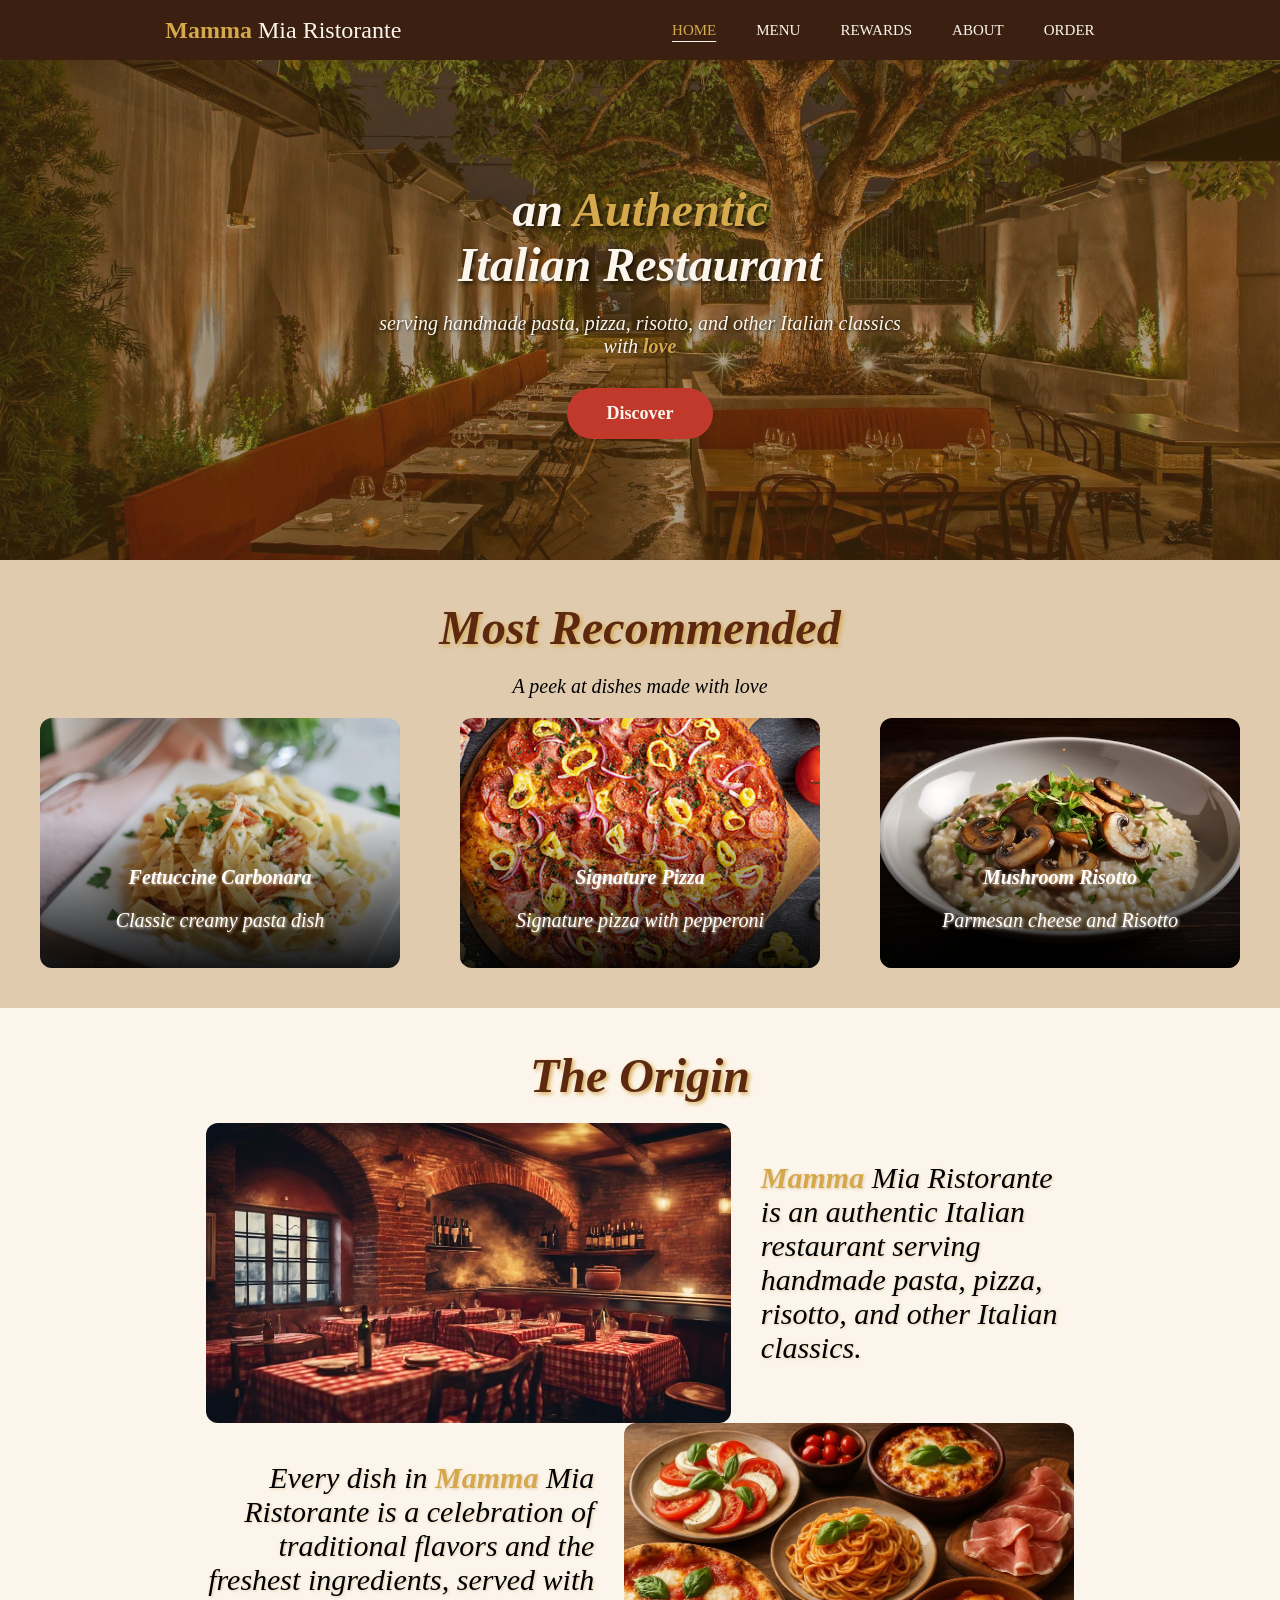
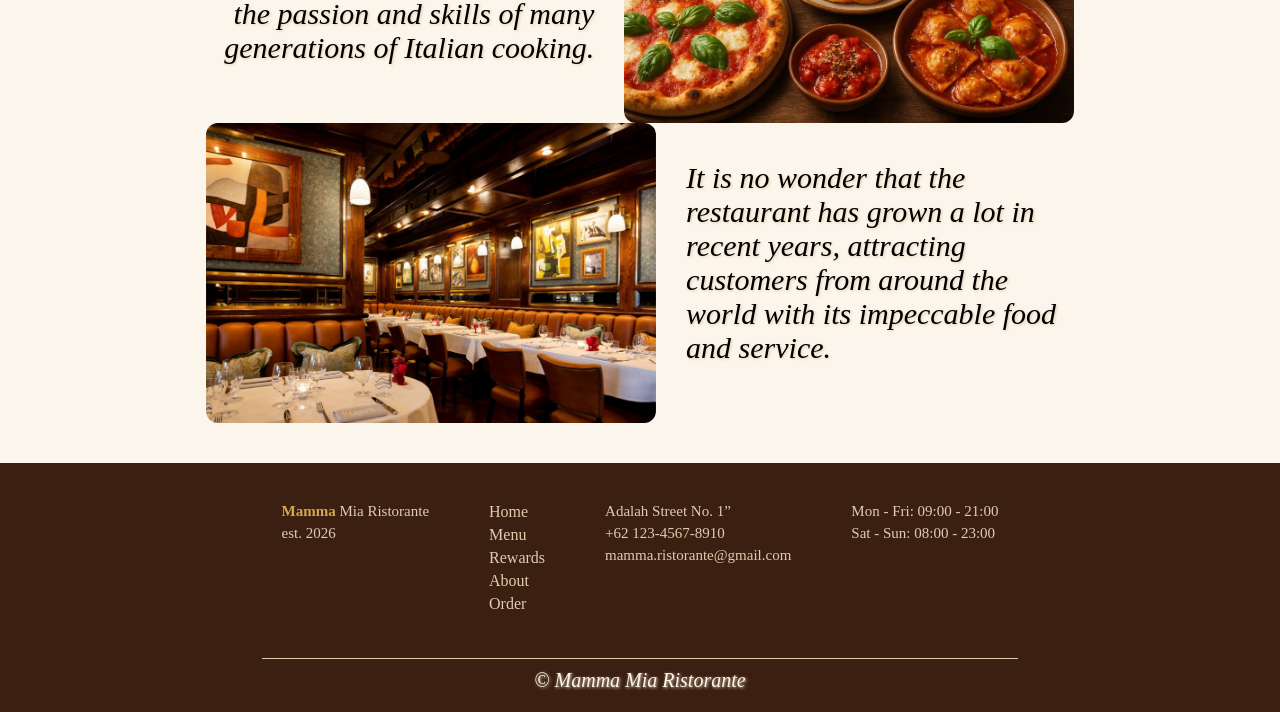
<file: index.html>
<!DOCTYPE html>
<html lang="en">

<head>
    <meta charset="UTF-8">
    <meta name="viewport" content="width=device-width, initial-scale=1.0">
    <title>Document</title>
    <link rel="stylesheet" href="assets/css/style.css">
</head>

<body>

    <!-- Header -->
    <div class="kepala">
        <div class="nama">
            <p><span id="mamma">Mamma </span><span>Mia </span><span>Ristorante</span></p>
        </div>
        <div class="nav-bar">
            <a href="index.html" class="sekarang" id="Home">HOME</a>
            <a href="menu.html" id="Menu">MENU</a>
            <a href="rewards.html" id="Rewards">REWARDS</a>
            <a href="about.html" id="About">ABOUT</a>
            <a href="order.html" id="Order">ORDER</a>
        </div>
    </div>
    <!-- Isi -->
    <div class="home-cont">
        <div class="headline">
            <div class="headline-content">
                <h1>an <span id="mamma">Authentic</span><br>Italian Restaurant</h1>
                <p>serving handmade pasta, pizza, risotto, and other Italian classics <br>with <span
                        id="mamma">love</span></p>
                <a href="menu.html" class="headline-btn">Discover</a>
            </div>
        </div>
        <!-- Menu best seller -->
        <div class="gallery">
            <h1>Most Recommended</h1>
            <p>A peek at dishes made with love</p>
            <div class="menu-box">
                <div class="menu" id="pasta">
                    <p class="mename">Fettuccine Carbonara</p>
                    <p class="mentype">Classic creamy pasta dish</p>
                </div>
                <div class="menu" id="pizza">
                    <p class="mename">Signature Pizza</p>
                    <p class="mentype">Signature pizza with pepperoni</p>
                </div>
                <div class="menu" id="risotto">
                    <p class="mename">Mushroom Risotto</p>
                    <p class="mentype">Parmesan cheese and Risotto</p>
                </div>
            </div>
        </div>
        <!-- Origin story -->
        <div class="story">
            <h1>The Origin</h1>
            <div class="cerita">
                <div class="cerita-kiri">
                    <img src="assets/img/cerita-1.jpg" alt="">
                    <p><span id="mamma">Mamma</span> Mia Ristorante is an authentic Italian restaurant serving handmade
                        pasta, pizza, risotto, and other Italian classics.</p>
                </div>
                <div class="cerita-kanan">
                    <p>Every dish in <span id="mamma">Mamma</span> Mia Ristorante is a celebration of traditional
                        flavors and the freshest ingredients, served with the passion and skills of many generations of
                        Italian cooking.</p>
                    <img src="assets/img/cerita-2.jpg" alt="">
                </div>
                <div class="cerita-kiri">
                    <img src="assets/img/cerita-3.jpg" alt="">
                    <p>It is no wonder that the restaurant has grown a lot in recent years, attracting customers from
                        around the world with its impeccable food and service.</p>
                </div>
            </div>
        </div>
    </div>
    <!-- Footer-->
    <div class="kaki">
        <div class="informasi">
            <div class="trademark">
                <p><span id="mamma">Mamma</span> Mia Ristorante</p>
                <p>est. 2026</p>
            </div>
            <div class="links">
                <a href="index.html">Home</a>
                <a href="menu.html">Menu</a>
                <a href="rewards.html">Rewards</a>
                <a href="about.html">About</a>
                <a href="order.html">Order</a>
            </div>
            <div class="kontak">
                <p>Adalah Street No. 1”</p>
                <p>+62 123-4567-8910</p>
                <p>mamma.ristorante@gmail.com</p>
            </div>
            <div class="jam">
                <p>Mon - Fri: 09:00 - 21:00</p>
                <p>Sat - Sun: 08:00 - 23:00</p>
            </div>
        </div>
        <p class="tdmk">&copy Mamma Mia Ristorante</p>
    </div>
</body>

</html>
</file>
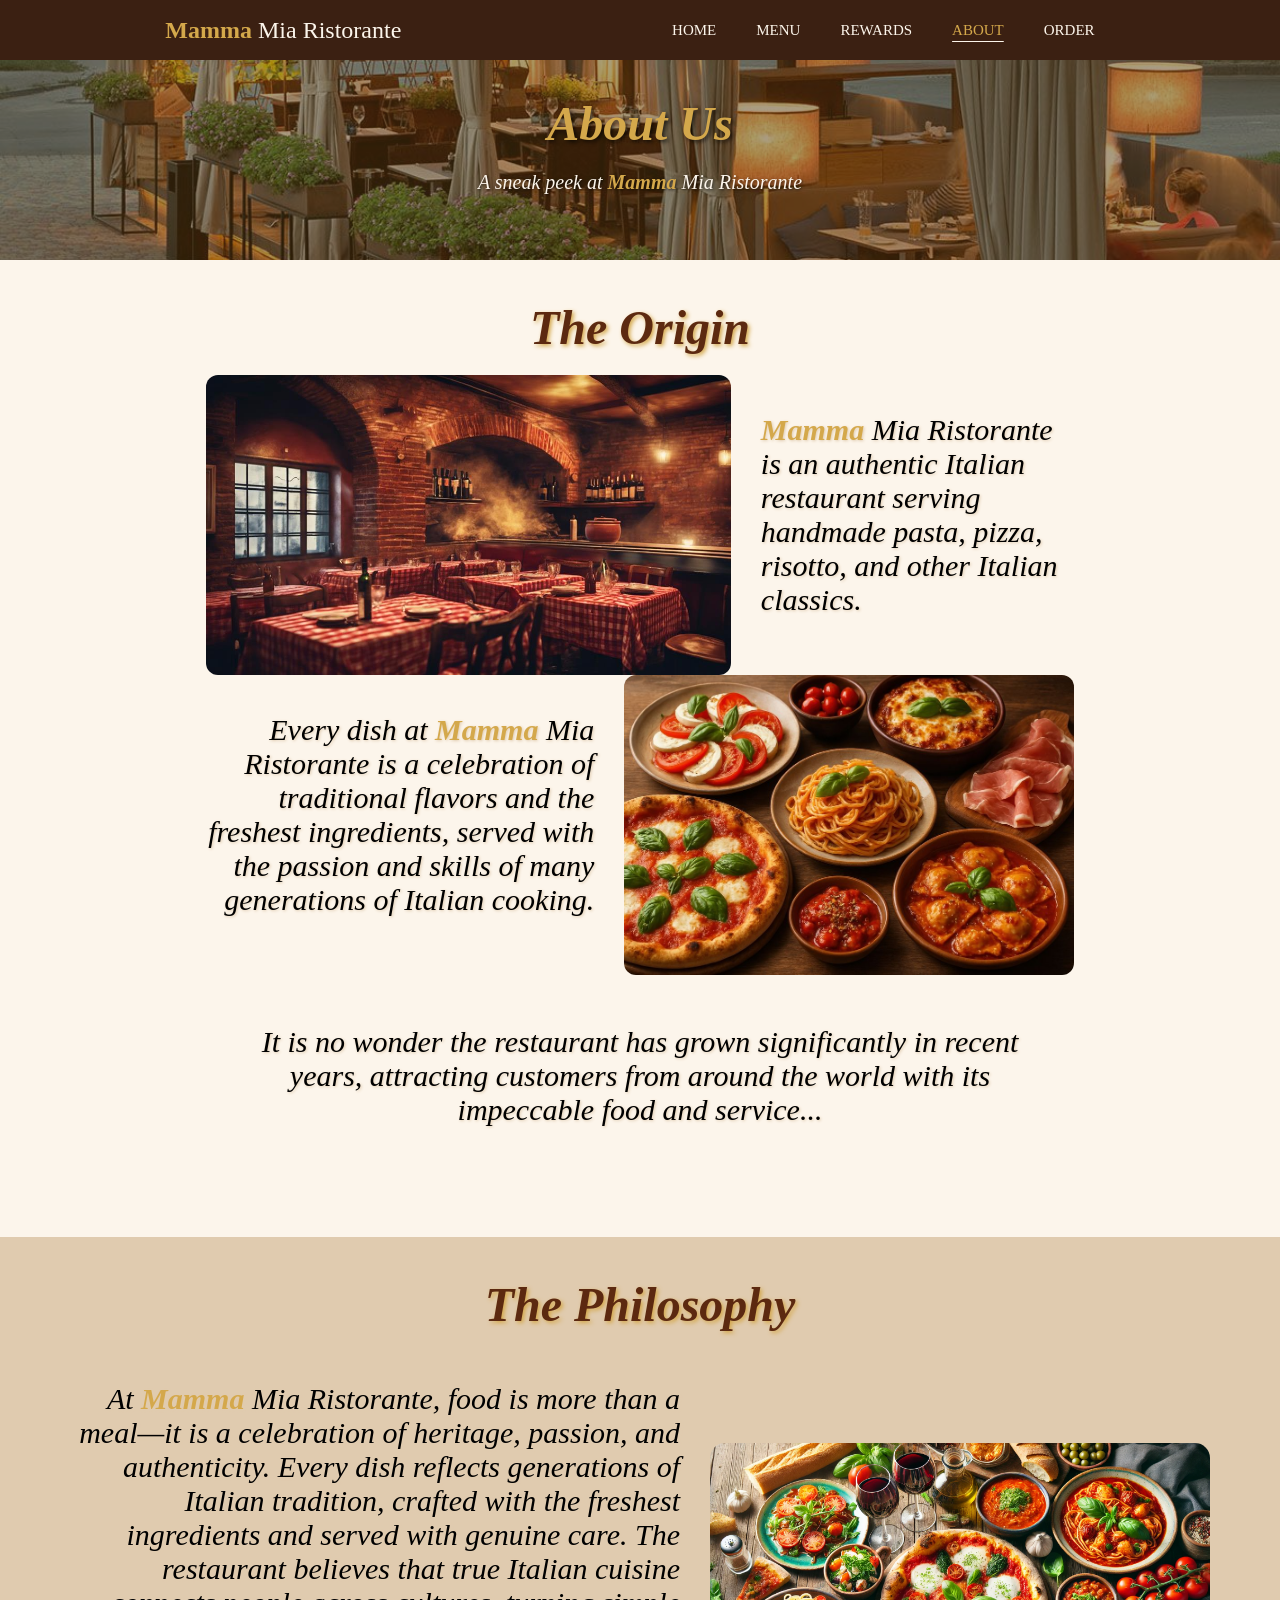
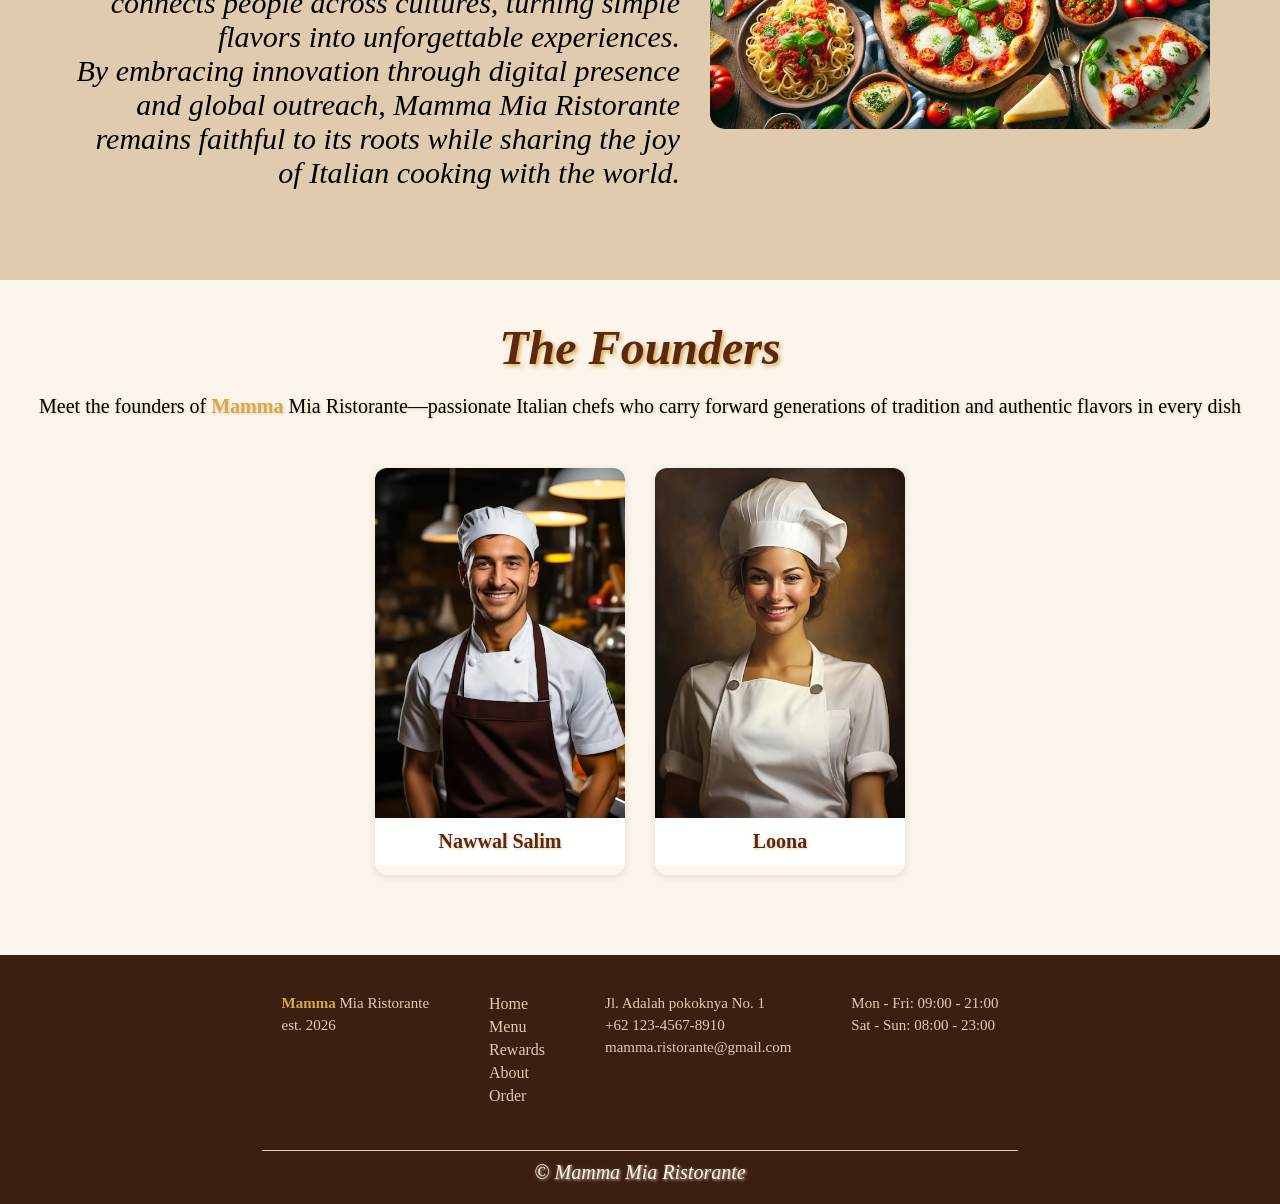
<file: about.html>
<!DOCTYPE html>
<html lang="en">

<head>
    <meta charset="UTF-8">
    <meta name="viewport" content="width=device-width, initial-scale=1.0">
    <title>Document</title>
    <link rel="stylesheet" href="assets/css/style.css">
</head>

<body>

    <!-- Header -->
    <div class="kepala">
        <div class="nama">
            <p><span id="mamma">Mamma </span><span>Mia </span><span>Ristorante</span></p>
        </div>
        <div class="nav-bar">
            <a href="index.html" id="Home">HOME</a>
            <a href="menu.html" id="Menu">MENU</a>
            <a href="rewards.html" id="Rewards">REWARDS</a>
            <a href="about.html" class="sekarang" id="About">ABOUT</a>
            <a href="order.html" id="Order">ORDER</a>
        </div>
    </div>
    <!-- Isi -->
    <div class="home-cont">
        <div class="headline" id="headline-about">
            <div class="headline-content">
                <h1><span id="mamma">About</span> <span id="mamma">Us</span></h1>
                <p>A sneak peek at <span id="mamma">Mamma</span> Mia Ristorante</p>
            </div>
        </div>
        <div class="story">
            <h1>The Origin</h1>
            <div class="cerita">
                <div class="cerita-kiri">
                    <img src="assets/img/cerita-1.jpg" alt="">
                    <p><span id="mamma">Mamma</span> Mia Ristorante is an authentic Italian restaurant serving handmade
                        pasta, pizza, risotto, and other Italian classics.</p>
                </div>
                <div class="cerita-kanan">
                    <p>Every dish at <span id="mamma">Mamma</span> Mia Ristorante is a celebration of traditional
                        flavors and the freshest ingredients, served with the passion and skills of many generations of
                        Italian cooking.</p>
                    <img src="assets/img/cerita-2.jpg" alt="">
                </div>
                <div class="cerita-kiri">
                    <p class="tengah">It is no wonder the restaurant has grown significantly in recent years, attracting
                        customers from around the world with its impeccable food and service...</p>
                </div>
            </div>
        </div>
        <div class="filosofis">
            <h1>The Philosophy</h1>
            <div class="box-philos">
                <p>At <span id="mamma">Mamma</span> Mia Ristorante, food is more than a meal—it is a celebration of
                    heritage, passion, and authenticity. Every dish reflects generations of Italian tradition, crafted
                    with the freshest ingredients and served with genuine care. The restaurant believes that true
                    Italian cuisine connects people across cultures, turning simple flavors into unforgettable
                    experiences.<br>By embracing innovation through digital presence and global outreach, Mamma Mia
                    Ristorante remains faithful to its roots while sharing the joy of Italian cooking with the world.
                </p>
                <img src="assets/img/makanan.webp" alt="">
            </div>
        </div>
        <div class="founder">
            <h1>The Founders</h1>
            <p>Meet the founders of <span id="mamma">Mamma</span> Mia Ristorante—passionate Italian chefs who carry
                forward generations of tradition and authentic flavors in every dish</p>
            <div class="list-founder">
                <div class="isi-founder">
                    <div class="founder-card">
                        <img src="assets/img/nawwal.jpg" alt="">
                        <p class="founder-name">Nawwal Salim</p>
                    </div>
                    <div class="list-founder">
                        <div class="founder-card">
                            <img src="assets/img/luna.jpg" alt="">
                            <p class="founder-name">Loona</p>
                        </div>
                    </div>
                </div>
            </div>
        </div>
    </div>
    <!-- Footer-->
    <div class="kaki">
        <div class="informasi">
            <div class="trademark">
                <p><span id="mamma">Mamma</span> Mia Ristorante</p>
                <p>est. 2026</p>
            </div>
            <div class="links">
                <a href="index.html">Home</a>
                <a href="menu.html">Menu</a>
                <a href="rewards.html">Rewards</a>
                <a href="about.html">About</a>
                <a href="order.html">Order</a>
            </div>
            <div class="kontak">
                <p>Jl. Adalah pokoknya No. 1</p>
                <p>+62 123-4567-8910</p>
                <p>mamma.ristorante@gmail.com</p>
            </div>
            <div class="jam">
                <p>Mon - Fri: 09:00 - 21:00</p>
                <p>Sat - Sun: 08:00 - 23:00</p>
            </div>
        </div>
        <p class="tdmk">&copy; Mamma Mia Ristorante</p>
    </div>
</body>

</html>
</file>
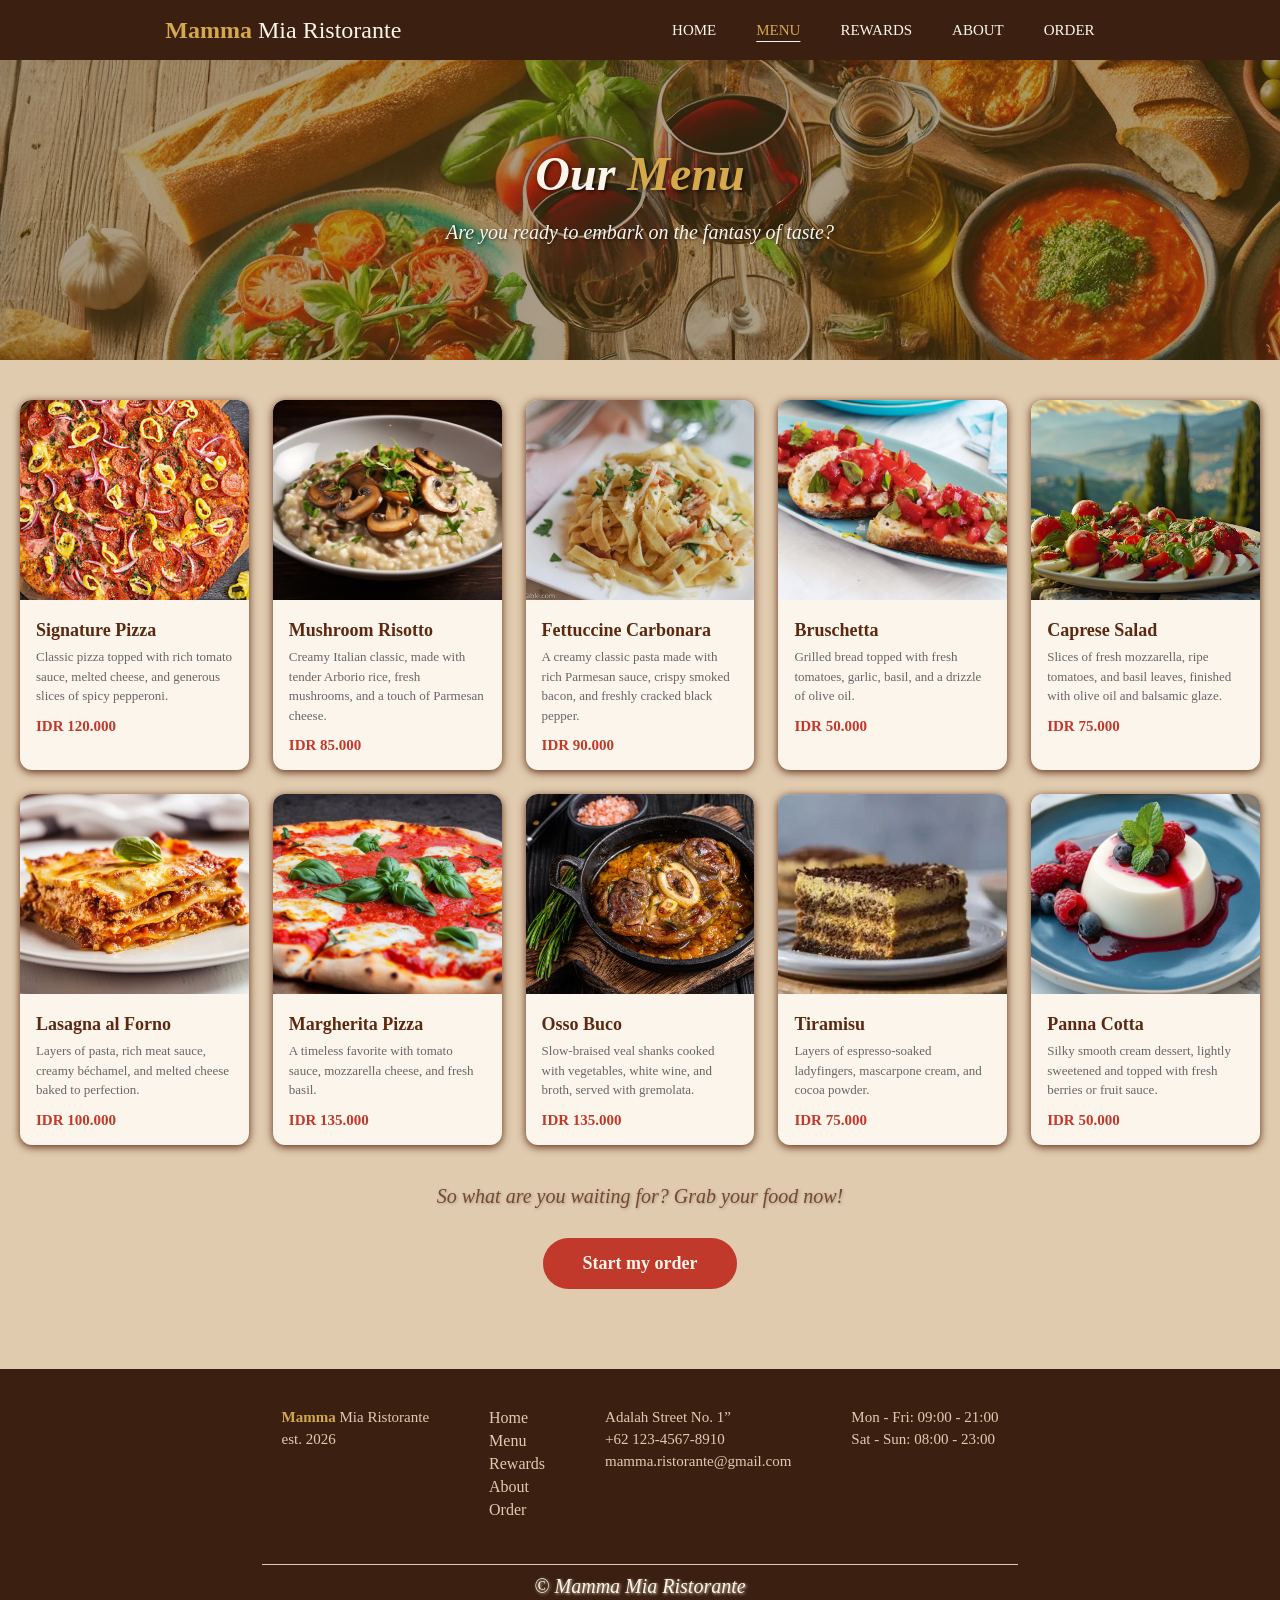
<file: menu.html>
<!DOCTYPE html>
<html lang="en">

<head>
    <meta charset="UTF-8">
    <meta name="viewport" content="width=device-width, initial-scale=1.0">
    <title>Document</title>
    <link rel="stylesheet" href="assets/css/style.css">
</head>

<body>

    <!-- Header -->
    <div class="kepala">
        <div class="nama">
            <p><span id="mamma">Mamma </span><span>Mia </span><span>Ristorante</span></p>
        </div>
        <div class="nav-bar">
            <a href="index.html" id="Home">HOME</a>
            <a href="menu.html" class="sekarang" id="Menu">MENU</a>
            <a href="rewards.html" id="Rewards">REWARDS</a>
            <a href="about.html" id="About">ABOUT</a>
            <a href="order.html" id="Order">ORDER</a>
        </div>
    </div>
    <!-- Isi -->
    <div class="home-cont">
        <div class="headline" id="menu-headline">
            <div class="headline-content">
                <h1>Our <span id="mamma">Menu</span></h1>
                <p>Are you ready to embark on the fantasy of taste?</p>
            </div>
        </div>
        <div class="list-menu">
            <div class="box-list">
                <div class="menu-card">
                    <img src="assets/img/signature.jpg" alt="Signature Pizza">
                    <div class="deskripsi-menu">
                        <p class="namenu">Signature Pizza</p>
                        <p class="desmenu">Classic pizza topped with rich tomato sauce, melted cheese, and generous
                            slices of spicy pepperoni.</p>
                        <p class="pricemenu">IDR 120.000</p>
                    </div>
                </div>
                <div class="menu-card">
                    <img src="assets/img/mushroom.jpg" alt="Mushroom Risotto">
                    <div class="deskripsi-menu">
                        <p class="namenu">Mushroom Risotto</p>
                        <p class="desmenu">Creamy Italian classic, made with tender Arborio rice, fresh mushrooms, and a
                            touch of Parmesan cheese.</p>
                        <p class="pricemenu">IDR 85.000</p>
                    </div>
                </div>
                <div class="menu-card">
                    <img src="assets/img/pasta.webp" alt="Fettuccine Carbonara">
                    <div class="deskripsi-menu">
                        <p class="namenu">Fettuccine Carbonara</p>
                        <p class="desmenu">A creamy classic pasta made with rich Parmesan sauce, crispy smoked bacon,
                            and freshly cracked black pepper.</p>
                        <p class="pricemenu">IDR 90.000</p>
                    </div>
                </div>
                <div class="menu-card">
                    <img src="assets/img/bruschetta.jpeg" alt="Bruschetta">
                    <div class="deskripsi-menu">
                        <p class="namenu">Bruschetta</p>
                        <p class="desmenu">Grilled bread topped with fresh tomatoes, garlic, basil, and a drizzle of
                            olive oil.</p>
                        <p class="pricemenu">IDR 50.000</p>
                    </div>
                </div>
                <div class="menu-card">
                    <img src="assets/img/salad.jpg" alt="Caprese Salad">
                    <div class="deskripsi-menu">
                        <p class="namenu">Caprese Salad</p>
                        <p class="desmenu">Slices of fresh mozzarella, ripe tomatoes, and basil leaves, finished with
                            olive oil and balsamic glaze.</p>
                        <p class="pricemenu">IDR 75.000</p>
                    </div>
                </div>
                <div class="menu-card">
                    <img src="assets/img/lasagna.jpg" alt="Lasagna al Forno">
                    <div class="deskripsi-menu">
                        <p class="namenu">Lasagna al Forno</p>
                        <p class="desmenu">Layers of pasta, rich meat sauce, creamy béchamel, and melted cheese baked to
                            perfection.</p>
                        <p class="pricemenu">IDR 100.000</p>
                    </div>
                </div>
                <div class="menu-card">
                    <img src="assets/img/pizza.jpg" alt="Margherita Pizza">
                    <div class="deskripsi-menu">
                        <p class="namenu">Margherita Pizza</p>
                        <p class="desmenu">A timeless favorite with tomato sauce, mozzarella cheese, and fresh basil.
                        </p>
                        <p class="pricemenu">IDR 135.000</p>
                    </div>
                </div>
                <div class="menu-card">
                    <img src="assets/img/buco.webp" alt="Osso Buco">
                    <div class="deskripsi-menu">
                        <p class="namenu">Osso Buco</p>
                        <p class="desmenu">Slow-braised veal shanks cooked with vegetables, white wine, and broth,
                            served with gremolata.</p>
                        <p class="pricemenu">IDR 135.000</p>
                    </div>
                </div>
                <div class="menu-card">
                    <img src="assets/img/tiramisu.webp" alt="Tiramisu">
                    <div class="deskripsi-menu">
                        <p class="namenu">Tiramisu</p>
                        <p class="desmenu">Layers of espresso-soaked ladyfingers, mascarpone cream, and cocoa powder.
                        </p>
                        <p class="pricemenu">IDR 75.000</p>
                    </div>
                </div>
                <div class="menu-card">
                    <img src="assets/img/cotta.jpg" alt="Panna Cotta">
                    <div class="deskripsi-menu">
                        <p class="namenu">Panna Cotta</p>
                        <p class="desmenu">Silky smooth cream dessert, lightly sweetened and topped with fresh berries
                            or fruit sauce.</p>
                        <p class="pricemenu">IDR 50.000</p>
                    </div>
                </div>
            </div>
            <div class="geser">
                <p>So what are you waiting for? Grab your food now!</p>
                <a href="order.html">Start my order</a>
            </div>
        </div>
    </div>
    <!-- Footer-->
    <div class="kaki">
        <div class="informasi">
            <div class="trademark">
                <p><span id="mamma">Mamma</span> Mia Ristorante</p>
                <p>est. 2026</p>
            </div>
            <div class="links">
                <a href="index.html">Home</a>
                <a href="menu.html">Menu</a>
                <a href="rewards.html">Rewards</a>
                <a href="about.html">About</a>
                <a href="order.html">Order</a>
            </div>
            <div class="kontak">
                <p>Adalah Street No. 1”</p>
                <p>+62 123-4567-8910</p>
                <p>mamma.ristorante@gmail.com</p>
            </div>
            <div class="jam">
                <p>Mon - Fri: 09:00 - 21:00</p>
                <p>Sat - Sun: 08:00 - 23:00</p>
            </div>
        </div>
        <p class="tdmk">&copy; Mamma Mia Ristorante</p>
    </div>
</body>

</html>
</file>
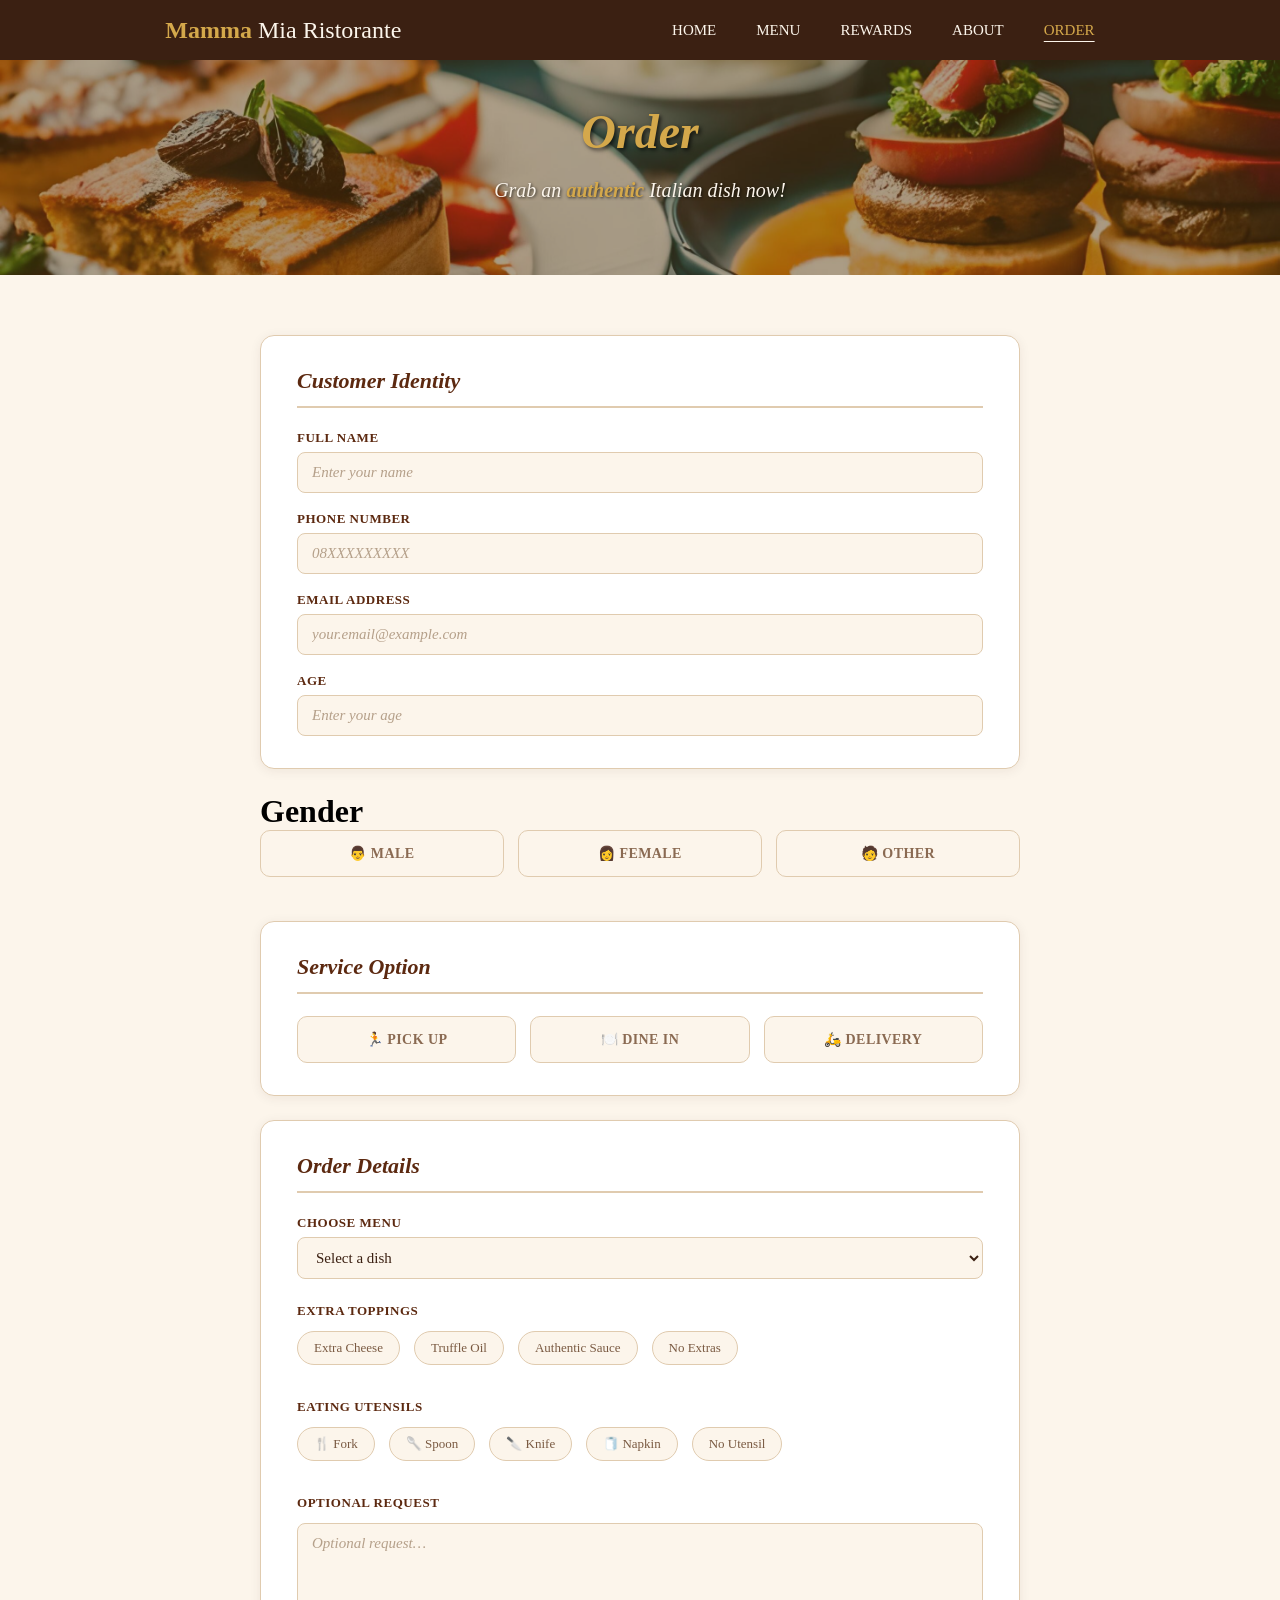
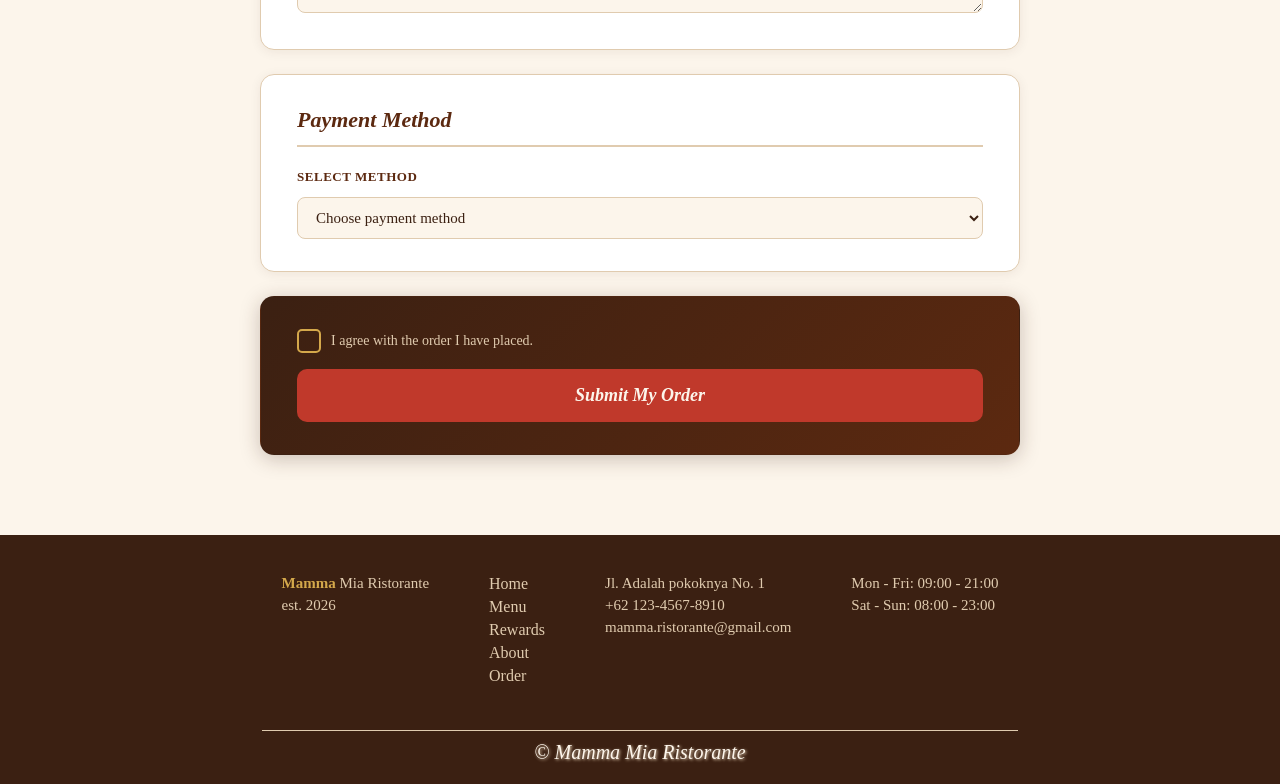
<file: order.html>
<!DOCTYPE html>
<html lang="en">

<head>
    <meta charset="UTF-8">
    <meta name="viewport" content="width=device-width, initial-scale=1.0">
    <title>Document</title>
    <link rel="stylesheet" href="assets/css/style.css">
</head>

<body>

    <div class="kepala">
        <div class="nama">
            <p><span id="mamma">Mamma </span><span>Mia </span><span>Ristorante</span></p>
        </div>
        <div class="nav-bar">
            <a href="index.html" id="Home">HOME</a>
            <a href="menu.html" id="Menu">MENU</a>
            <a href="rewards.html" id="Rewards">REWARDS</a>
            <a href="about.html" id="About">ABOUT</a>
            <a href="order.html" class="sekarang" id="Order">ORDER</a>
        </div>
    </div>

    <div class="home-cont">
        <div class="headline" id="headline-order">
            <div class="headline-content">
                <h1><span id="mamma">Order</span></h1>
                <p>Grab an <span id="mamma">authentic</span> Italian dish now!</p>
            </div>
        </div>

        <div class="formulir-order">
            <div class="orderan">
                <form action="" id="formulir" novalidate>

                    <div class="identitas">
                        <h1>Customer Identity</h1>
                        <div class="identitas-form">
                            <div>
                                <label for="nama">Full Name</label>
                                <input type="text" name="nama" id="nama" placeholder="Enter your name" />
                                <span class="err-msg" id="err-nama">Name must be at least 3 letters (alphabets
                                    only).</span>
                            </div>
                            <div>
                                <label for="telepon">Phone Number</label>
                                <input type="tel" name="telepon" id="telepon" placeholder="08XXXXXXXXX" />
                                <span class="err-msg" id="err-telepon">Enter a valid phone number (10–13 digits,
                                    starting with 0).</span>
                            </div>
                            <div>
                                <label for="email">Email Address</label>
                                <input type="email" name="email" id="email" placeholder="your.email@example.com" />
                                <span class="err-msg" id="err-email">Please enter a valid email address.</span>
                            </div>
                            <div>
                                <label for="umur">Age</label>
                                <input type="number" name="umur" id="umur" placeholder="Enter your age" min="1"
                                    max="120" />
                                <span class="err-msg" id="err-umur">Age must be at least 18 years old.</span>
                            </div>
                        </div>
                    </div>

                    <div class="gender">
                        <h1>Gender</h1>
                        <div class="gender-form">
                            <div class="pilihan-service">
                                <input type="radio" name="gender" id="gender-m" value="male" />
                                <label for="gender-m">👨 Male</label>
                            </div>
                            <div class="pilihan-service">
                                <input type="radio" name="gender" id="gender-f" value="female" />
                                <label for="gender-f">👩 Female</label>
                            </div>
                            <div class="pilihan-service">
                                <input type="radio" name="gender" id="gender-o" value="other" />
                                <label for="gender-o">🧑 Other</label>
                            </div>
                        </div>
                        <span class="err-msg" id="err-gender">Please select your gender.</span>
                    </div>

                    <div class="opsi">
                        <h1>Service Option</h1>
                        <div class="opsi-form">
                            <div class="pilihan-service">
                                <input type="radio" name="service-type" id="type-1" value="pick-up" />
                                <label for="type-1">🏃 Pick Up</label>
                            </div>
                            <div class="pilihan-service">
                                <input type="radio" name="service-type" id="type-2" value="dine-in" />
                                <label for="type-2">🍽️ Dine In</label>
                            </div>
                            <div class="pilihan-service">
                                <input type="radio" name="service-type" id="type-3" value="delivery" />
                                <label for="type-3">🛵 Delivery</label>
                            </div>
                        </div>
                        <span class="err-msg" id="err-service">Please select a service option.</span>
                    </div>

                    <div class="order-detail">
                        <h1>Order Details</h1>
                        <div class="order-form">
                            <label for="dish">Choose Menu</label>
                            <select name="dish" id="dish">
                                <option value="">Select a dish</option>
                                <optgroup label="Appetizer">
                                    <option value="bruschetta">Bruschetta – IDR 50.000</option>
                                    <option value="salad">Caprese Salad – IDR 75.000</option>
                                    <option value="lasagna">Lasagna al Forno – IDR 95.000</option>
                                </optgroup>
                                <optgroup label="Main Dish">
                                    <option value="risotto">Mushroom Risotto – IDR 85.000</option>
                                    <option value="pizza">Signature Pizza – IDR 120.000</option>
                                    <option value="carbonara">Fettuccine Carbonara – IDR 90.000</option>
                                    <option value="margherita">Margherita Pizza – IDR 135.000</option>
                                    <option value="buco">Osso Buco – IDR 135.000</option>
                                </optgroup>
                                <optgroup label="Dessert">
                                    <option value="tiramisu">Tiramisu – IDR 75.000</option>
                                    <option value="cotta">Panna Cotta – IDR 50.000</option>
                                </optgroup>
                            </select>
                            <span class="err-msg" id="err-dish">Please select a menu item.</span>
                        </div>
                        <div class="topping-form">
                            <p>Extra Toppings</p>
                            <div class="pilihan"><input type="checkbox" name="c1" id="c1" value="cheese" /><label
                                    for="c1">Extra Cheese</label></div>
                            <div class="pilihan"><input type="checkbox" name="c2" id="c2" value="truffle" /><label
                                    for="c2">Truffle Oil</label></div>
                            <div class="pilihan"><input type="checkbox" name="c3" id="c3" value="saus" /><label
                                    for="c3">Authentic Sauce</label></div>
                            <div class="pilihan"><input type="checkbox" name="c4" id="c4" value="wo" /><label
                                    for="c4">No Extras</label></div>
                            <span class="err-msg" id="err-topping">Please select at least one topping option.</span>
                        </div>
                        <div class="utensil-form">
                            <p>Eating Utensils</p>
                            <div class="pilihan"><input type="checkbox" name="u1" id="u1" value="fork" /><label
                                    for="u1">🍴 Fork</label></div>
                            <div class="pilihan"><input type="checkbox" name="u2" id="u2" value="spoon" /><label
                                    for="u2">🥄 Spoon</label></div>
                            <div class="pilihan"><input type="checkbox" name="u3" id="u3" value="knife" /><label
                                    for="u3">🔪 Knife</label></div>
                            <div class="pilihan"><input type="checkbox" name="u4" id="u4" value="napkin" /><label
                                    for="u4">🧻 Napkin</label></div>
                            <div class="pilihan"><input type="checkbox" name="u5" id="u5" value="wo" /><label
                                    for="u5">No Utensil</label></div>
                            <span class="err-msg" id="err-utensil">Please select at least one utensil option.</span>
                        </div>
                        <div class="request">
                            <p>Optional Request</p>
                            <textarea name="req" id="req" placeholder="Optional request…" maxlength="200"></textarea>
                            <span class="err-msg" id="err-req">Notes cannot exceed 200 characters.</span>
                        </div>
                    </div>

                    <div class="pembayaran">
                        <h1>Payment Method</h1>
                        <div class="opsi-pembayaran">
                            <label for="metode-pembayaran">Select Method</label>
                            <select name="metode-pembayaran" id="metode-pembayaran">
                                <option value="">Choose payment method</option>
                                <optgroup label="E-Wallet">
                                    <option value="gopay">GoPay</option>
                                    <option value="sopi">Shopee Pay</option>
                                    <option value="dana">Dana</option>
                                    <option value="ovo">OVO</option>
                                </optgroup>
                                <optgroup label="QRIS">
                                    <option value="qris">QRIS</option>
                                </optgroup>
                                <optgroup label="Virtual Account">
                                    <option value="bca">Bank BCA</option>
                                    <option value="mandiri">Bank Mandiri</option>
                                    <option value="bni">Bank BNI</option>
                                </optgroup>
                            </select>
                            <span class="err-msg" id="err-payment">Please select a payment method.</span>
                        </div>
                    </div>

                    <div class="pemastian">
                        <div class="agreement">
                            <div class="pilihan">
                                <input type="checkbox" name="setuju" id="setuju" value="setuju" />
                                <label for="setuju">I agree with the order I have placed.</label>
                            </div>
                            <span class="err-msg" id="err-setuju">You must agree before submitting.</span>
                            <button type="submit">Submit My Order</button>
                        </div>
                    </div>

                </form>
            </div>
        </div>

        <div id="toast">✓ Order placed successfully!</div>
    </div>

    <div class="kaki">
        <div class="informasi">
            <div class="trademark">
                <p><span id="mamma">Mamma</span> Mia Ristorante</p>
                <p>est. 2026</p>
            </div>
            <div class="links">
                <a href="index.html">Home</a>
                <a href="menu.html">Menu</a>
                <a href="rewards.html">Rewards</a>
                <a href="about.html">About</a>
                <a href="order.html">Order</a>
            </div>
            <div class="kontak">
                <p>Jl. Adalah pokoknya No. 1</p>
                <p>+62 123-4567-8910</p>
                <p>mamma.ristorante@gmail.com</p>
            </div>
            <div class="jam">
                <p>Mon - Fri: 09:00 - 21:00</p>
                <p>Sat - Sun: 08:00 - 23:00</p>
            </div>
        </div>
        <p class="tdmk">&copy; Mamma Mia Ristorante</p>
    </div>
    <script src="assets/js/script.js"></script>
</body>

</html>
</file>
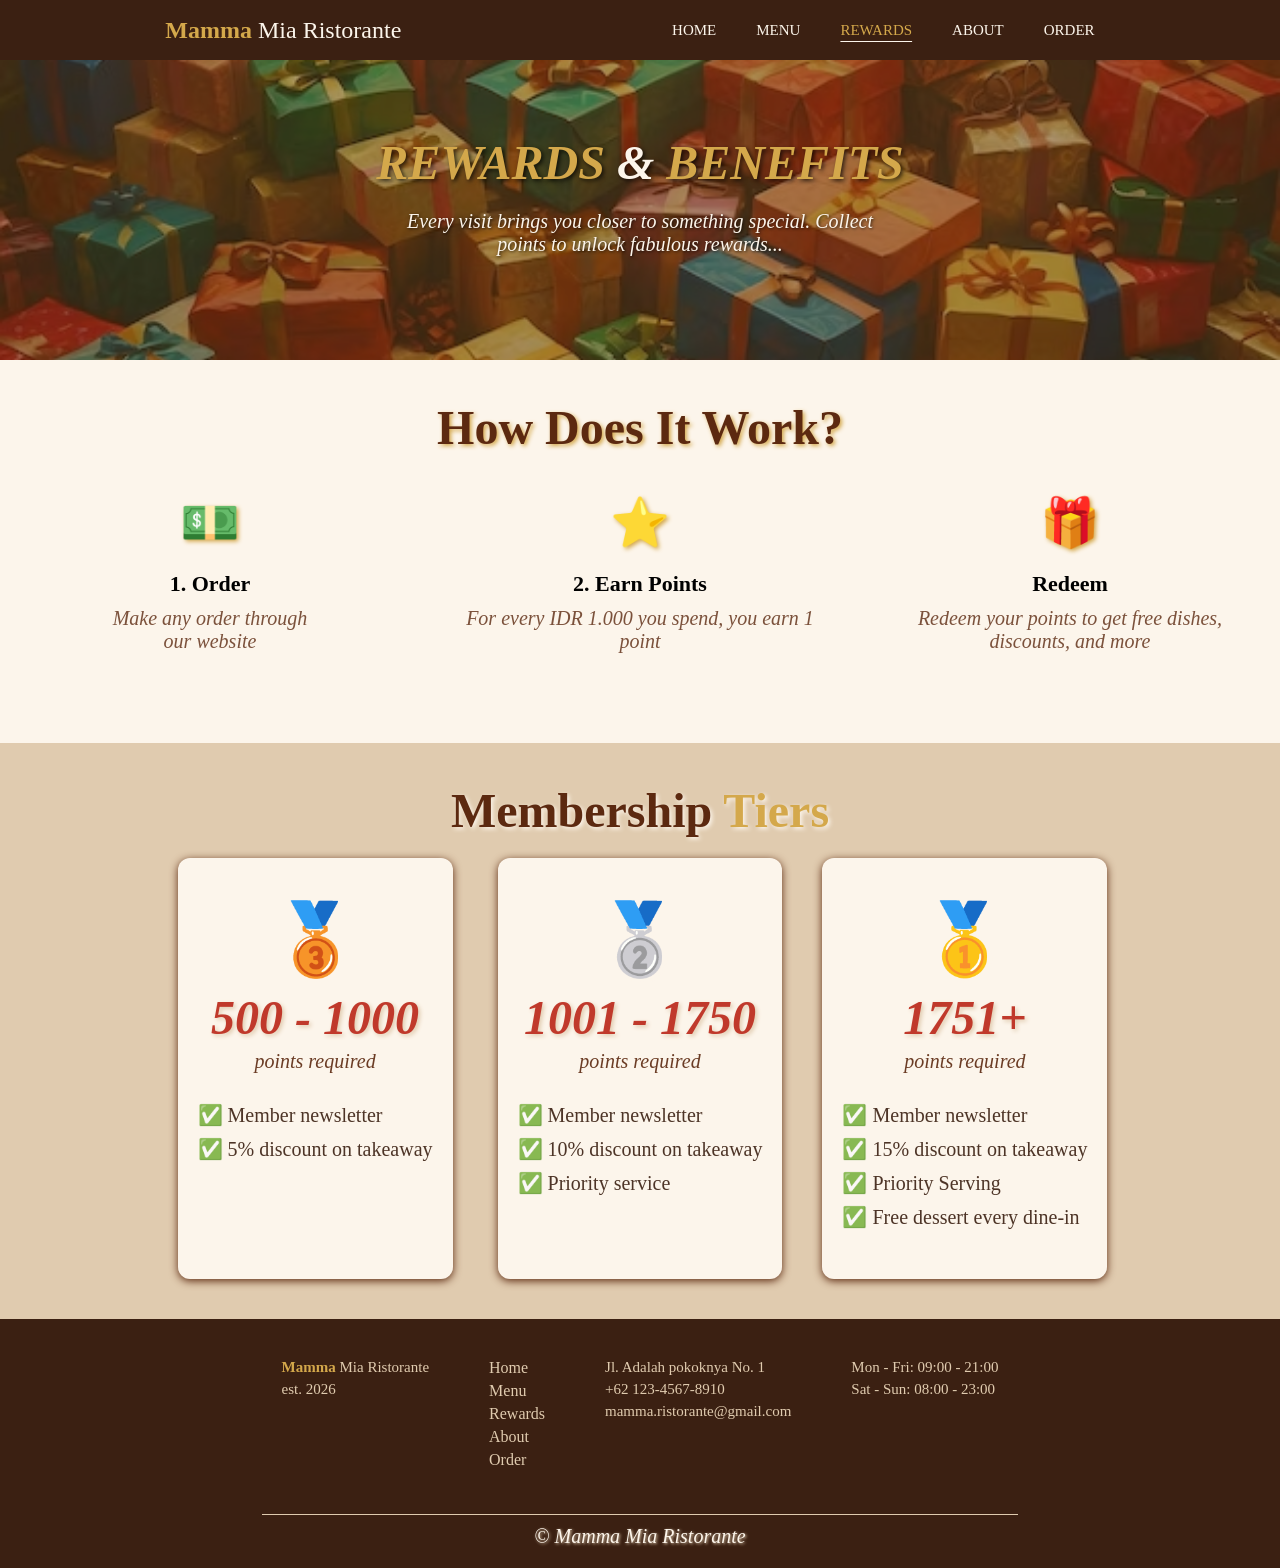
<file: rewards.html>
<!DOCTYPE html>
<html lang="en">

<head>
    <meta charset="UTF-8">
    <meta name="viewport" content="width=device-width, initial-scale=1.0">
    <title>Document</title>
    <link rel="stylesheet" href="assets/css/style.css">
</head>

<body>
    <!-- Header -->
    <div class="kepala">
        <div class="nama">
            <p><span id="mamma">Mamma </span><span>Mia </span><span>Ristorante</span></p>
        </div>
        <div class="nav-bar">
            <a href="index.html" id="Home">HOME</a>
            <a href="menu.html" id="Menu">MENU</a>
            <a href="rewards.html" class="sekarang" id="Rewards">REWARDS</a>
            <a href="about.html" id="About">ABOUT</a>
            <a href="order.html" id="Order">ORDER</a>
        </div>
    </div>
    <!-- Isi -->
    <div class="home-cont">
        <div class="headline" id="headline-rewards">
            <div class="headline-content">
                <h1><span id="mamma">REWARDS</span> & <span id="mamma">BENEFITS</span></h1>
                <p>Every visit brings you closer to something special. Collect<br>points to unlock fabulous rewards...
                </p>
            </div>
        </div>
        <div class="cara">
            <h1>How Does It Work?</h1>
            <div class="caranya">
                <div class="steps">
                    <h1>💵</h1>
                    <p class="stepnya">1. Order</p>
                    <p class="deskripsinya">Make any order through<br>our website</p>
                </div>
                <div class="steps">
                    <h1>⭐</h1>
                    <p class="stepnya">2. Earn Points</p>
                    <p class="deskripsinya">For every IDR 1.000 you spend, you earn 1 point</p>
                </div>
                <div class="steps">
                    <h1>🎁</h1>
                    <p class="stepnya">Redeem</p>
                    <p class="deskripsinya">Redeem your points to get free dishes, discounts, and more</p>
                </div>
            </div>
        </div>
        <div class="membership">
            <h1>Membership <span id="mamma">Tiers</span></h1>
            <div class="member-list">
                <div class="menu-card">
                    <h1>🥉</h1>
                    <h1 class="rentang">500 - 1000</h1>
                    <p id="kebutuhan">points required</p>
                    <p>✅ Member newsletter</p>
                    <p>✅ 5% discount on takeaway</p>
                </div>
                <div class="menu-card">
                    <h1>🥈</h1>
                    <h1 class="rentang">1001 - 1750</h1>
                    <p id="kebutuhan">points required</p>
                    <p>✅ Member newsletter</p>
                    <p>✅ 10% discount on takeaway</p>
                    <p>✅ Priority service</p>
                </div>
                <div class="menu-card">
                    <h1>🥇</h1>
                    <h1 class="rentang">1751+</h1>
                    <p id="kebutuhan">points required</p>
                    <p>✅ Member newsletter</p>
                    <p>✅ 15% discount on takeaway</p>
                    <p>✅ Priority Serving</p>
                    <p>✅ Free dessert every dine-in</p>
                </div>
            </div>
        </div>
    </div>
    <!-- Footer-->
    <div class="kaki">
        <div class="informasi">
            <div class="trademark">
                <p><span id="mamma">Mamma</span> Mia Ristorante</p>
                <p>est. 2026</p>
            </div>
            <div class="links">
                <a href="index.html">Home</a>
                <a href="menu.html">Menu</a>
                <a href="rewards.html">Rewards</a>
                <a href="about.html">About</a>
                <a href="order.html">Order</a>
            </div>
            <div class="kontak">
                <p>Jl. Adalah pokoknya No. 1</p>
                <p>+62 123-4567-8910</p>
                <p>mamma.ristorante@gmail.com</p>
            </div>
            <div class="jam">
                <p>Mon - Fri: 09:00 - 21:00</p>
                <p>Sat - Sun: 08:00 - 23:00</p>
            </div>
        </div>
        <p class="tdmk">&copy; Mamma Mia Ristorante</p>
    </div>
</body>

</html>
</file>
<file: assets/css/style.css>
:root {
  --satu: #3b2012;
  --dua: #5c2910;
  --tiga: #d4a84b;
  --empat: #c0392b;
  --lima: #fcf5eb;
  --enam: #e0cbaf;
}

* {
  padding: 0px;
  margin: 0px;
  box-sizing: border-box;
}

body {
  font-family: Georgia, "Times New Roman", serif;
  display: grid;
  grid-template-rows: auto 1fr auto;
  background-color: var(--lima);
}

.kepala {
  background-color: var(--satu);
  position: sticky;
  top: 0;
  display: flex;
  justify-content: space-around;
  padding: 0 40px;
  font-size: 18px;
  color: var(--lima);
  align-items: center;
  height: 60px;
  z-index: 999999;
}

.nama {
  font-size: 24px;
}

.nav-bar {
  display: flex;
  font-size: 15px;
}

.nav-bar a {
  margin: 0px 20px;
  color: var(--lima);
  text-decoration: none;
}

.nav-bar a:hover,
.nav-bar .sekarang {
  color: var(--tiga);
  text-decoration: underline;
  text-decoration-color: var(--lima);
  text-underline-offset: 6px;
}

.home-cont {
  background-color: var(--lima);
}

.headline {
  position: relative;
  background: url("../img/exterior-italian-restaurant-design-outdoor-...-2548.jpg")
    center/cover no-repeat;
  height: 500px;
  width: 100%;
  display: flex;
  align-items: center;
  justify-content: center;
}

.headline::before {
  content: "";
  position: absolute;
  top: 0;
  left: 0;
  right: 0;
  bottom: 0;
  background: rgba(89, 58, 15, 0.5);
}

.headline-content {
  position: relative;
  z-index: 1;
  text-align: center;
  color: var(--lima);
}

.headline-content h1 {
  font-size: 48px;
  margin-bottom: 20px;
  text-shadow: 2px 2px 4px rgba(0, 0, 0, 0.7);
  font-style: italic;
}

.headline-content p {
  opacity: 1;
  font-size: 20px;
  margin-bottom: 30px;
  text-shadow: 1px 1px 3px rgba(0, 0, 0, 0.7);
  font-style: italic;
}

.headline-btn {
  display: inline-block;
  padding: 15px 40px;
  background-color: var(--empat);
  color: var(--lima);
  text-decoration: none;
  font-size: 18px;
  font-weight: bold;
  border-radius: 50px;
  transition: background-color 0.3s ease;
}

.headline-btn:hover {
  background-color: #a02020;
}

.gallery {
  position: relative;
  text-align: center;
  padding: 40px 20px;
  background-color: var(--enam);
}

.menu-box {
  margin: 0 auto;
  display: grid;
  grid-template-columns: repeat(3, 1fr);
  gap: 60px;
  max-width: 1200px;
}

.menu {
  background-size: cover;
  background-position: center;
  border-radius: 12px;
  height: 250px;
  position: relative;
  display: flex;
  flex-direction: column;
  justify-content: flex-end;
  padding: 16px;
  transition: transform 0.3s ease;
}

.menu::before {
  content: "";
  position: absolute;
  inset: 0;
  border-radius: 12px;
  background: linear-gradient(to top, rgba(0, 0, 0, 0.9) 0%, transparent 60%);
}

.mename {
  position: relative;
  z-index: 1;
  color: white;
  margin: 0;
  font-weight: bold;
  font-size: 16px;
}

.mentype {
  position: relative;
  z-index: 1;
  color: rgba(255, 255, 255, 1);
  margin: 0;
  font-size: 12px;
}

#pizza {
  background-image: url("../img/signature.jpg");
}

#risotto {
  background-image: url("../img/mushroom.jpg");
}

#pasta {
  background-image: url("../img/pasta.webp");
}

.menu:hover {
  transform: scale(1.02);
}

.gallery h1 {
  font-size: 48px;
  margin-bottom: 20px;
  text-shadow: 2px 2px 4px var(--tiga);
  font-style: italic;
  color: var(--dua);
}

.gallery p {
  font-size: 20px;
  margin-bottom: 20px;
  text-shadow: 1px 1px 3px var(--enam);
  font-style: italic;
}

.story {
  position: relative;
  text-align: center;
  padding: 40px 20px;
  align-items: center;
}

.story h1 {
  font-size: 48px;
  margin-bottom: 20px;
  text-shadow: 2px 2px 4px var(--tiga);
  font-style: italic;
  color: var(--dua);
}

.cerita {
  margin: auto;
  width: 70%;
}

.cerita-kiri {
  display: flex;
  align-items: center;
  gap: 30px;
  text-align: left;
}

.cerita-kiri img {
  height: 300px;
  object-fit: cover;
  border-radius: 12px;
}

.cerita-kanan {
  display: flex;
  align-items: center;
  gap: 30px;
  text-align: right;
}

.cerita-kanan img {
  height: 300px;
  object-fit: cover;
  border-radius: 12px;
}

.story p {
  font-size: 30px;
  margin-bottom: 20px;
  text-shadow: 1px 1px 3px var(--enam);
  font-style: italic;
}

#menu-headline {
  height: 300px;
  background: url("../img/makanan.webp");
}

.list-menu {
  background-color: var(--enam);
  padding: 40px 20px;
}

.box-list {
  margin: 0 auto;
  max-width: 2000px;
  display: grid;
  grid-template-columns: repeat(5, 1fr);
  gap: 24px;
  justify-items: center;
}

.menu-card {
  background-color: var(--lima);
  border-radius: 12px;
  overflow: hidden;
  box-shadow: 0 2px 8px var(--dua);
  transition:
    transform 0.3s ease,
    box-shadow 0.3s ease;
}

.menu-card:hover {
  transform: translateY(-6px);
  box-shadow: 0 8px 20px var(--dua);
}

.menu-card img {
  width: 100%;
  height: 200px;
  object-fit: cover;
}

.deskripsi-menu {
  padding: 16px;
}

.namenu {
  font-size: 18px;
  font-weight: bold;
  color: var(--dua);
  margin-bottom: 6px;
}

.desmenu {
  font-size: 13px;
  color: #666;
  margin-bottom: 12px;
  line-height: 1.5;
}

.pricemenu {
  font-size: 15px;
  font-weight: bold;
  color: var(--empat);
}

.geser {
  display: flex;
  align-items: center;
  justify-content: center;
  flex-direction: column;
  margin: 40px 20px;
}

.geser p {
  opacity: 0.8;
  font-size: 20px;
  margin-bottom: 30px;
  text-shadow: 1px 1px 3px rgba(0, 0, 0, 0.3);
  font-style: italic;
  color: var(--dua);
}

.geser a {
  display: inline-block;
  padding: 15px 40px;
  background-color: var(--empat);
  color: var(--lima);
  text-decoration: none;
  font-size: 18px;
  font-weight: bold;
  border-radius: 50px;
  transition: background-color 0.3s ease;
}

.geser a:hover {
  background-color: #a02020;
}

#headline-rewards {
  background: url("../img/hadiah.jpg") center/cover no-repeat;
  height: 300px;
}

.cara {
  padding: 40px 20px;
  display: flex;
  align-items: center;
  justify-content: center;
  flex-direction: column;
}

.caranya {
  display: grid;
  grid-template-columns: repeat(3, 1fr);
  text-align: center;
  gap: 50px;
}

.steps {
  padding: 20px 10px;
  text-align: center;
  font-size: 22px;
}

.stepnya {
  font-weight: bold;
  margin: 10px;
}

.cara h1 {
  font-size: 48px;
  margin-bottom: 20px;
  text-shadow: 2px 2px 4px var(--tiga);
  color: var(--dua);
}

.membership {
  display: flex;
  flex-direction: column;
  align-items: center;
  justify-content: center;
  padding: 40px 20px;
  background-color: var(--enam);
}

.membership h1 {
  font-size: 48px;
  margin-bottom: 20px;
  text-shadow: 2px 2px 4px var(--lima);
  color: var(--dua);
}

.member-list {
  margin: 0 auto;
  max-width: 1200px;
  display: grid;
  grid-template-columns: repeat(3, 1fr);
  gap: 40px;
  justify-items: center;
}

.member-list .menu-card {
  padding: 40px 20px;
  text-align: center;
}

.member-list h1 {
  font-size: 70px;
  margin-bottom: 10px;
}

.member-list .rentang {
  font-size: 48px;
  margin-bottom: 5px;
  text-shadow: 2px 2px 4px var(--enam);
  font-style: italic;
  color: var(--empat);
}

.member-list p {
  margin-bottom: 10px;
  opacity: 0.9;
  font-size: 20px;
  color: var(--satu);
  text-align: left;
}

#kebutuhan {
  margin-bottom: 30px;
  font-style: italic;
  text-align: center;
  color: var(--dua);
}

#headline-about {
  background: url("../img/restoran.jpg") center/cover no-repeat;
  height: 200px;
}

.filosofis {
  display: flex;
  flex-direction: column;
  align-items: center;
  justify-content: center;
  padding: 40px 20px;
  background-color: var(--enam);
}

.filosofis h1 {
  font-size: 48px;
  margin-bottom: 0px;
  text-shadow: 2px 2px 4px var(--tiga);
  font-style: italic;
  color: var(--dua);
}

.box-philos {
  display: flex;
  flex-direction: row;
  align-items: center;
  justify-content: center;
  padding: 50px;
}

.box-philos p {
  font-size: 30px;
  margin-right: 30px;
  text-shadow: 1px 1px 3px var(--enam);
  font-style: italic;
  text-align: right;
}

.box-philos img {
  width: 500px;
  border-radius: 15px;
  object-fit: cover;
}

.founder {
  padding: 40px 20px;
  display: flex;
  flex-direction: column;
  justify-content: center;
  align-items: center;
}

.founder h1 {
  font-size: 48px;
  margin-bottom: 20px;
  text-shadow: 2px 2px 4px var(--tiga);
  font-style: italic;
  color: var(--dua);
}

.founder p {
  font-size: 20px;
  margin-bottom: 10px;
  text-shadow: 1px 1px 3px var(--enam);
  text-align: center;
}

.isi-founder {
  display: grid;
  grid-template-columns: repeat(2, 1fr);
  align-items: center;
  justify-content: center;
  gap: 30px;
  padding: 40px 20px;
}

.founder-card {
  border-radius: 12px;
  overflow: hidden;
  width: 250px;
  box-shadow: 0 2px 8px rgba(0, 0, 0, 0.1);
  transition: transform 0.3s ease;
}

.founder-card:hover {
  transform: translateY(-6px);
}

.founder-card img {
  width: 100%;
  height: 350px;
  object-fit: cover;
  object-position: top;
  display: block;
}

.founder-name {
  text-align: center;
  padding: 12px;
  font-weight: bold;
  font-size: 16px;
  color: var(--dua);
  background-color: white;
}

#headline-order {
  background: url("../img/masak.jpg") center/cover no-repeat;
  height: 215px;
}

.formulir-order {
  padding: 60px 20px 80px;
}

.orderan {
  margin: 0 auto;
  max-width: 760px;
}

#formulir {
  display: flex;
  flex-direction: column;
  gap: 24px;
}

.identitas,
.opsi,
.order-detail,
.pembayaran,
.pemastian {
  background-color: #fff;
  border: 1px solid var(--enam);
  border-radius: 14px;
  padding: 32px 36px;
  box-sizing: border-box;
  box-shadow: 0 2px 12px rgba(59, 32, 18, 0.07);
  transition: box-shadow 0.2s;
}

.identitas:hover,
.opsi:hover,
.order-detail:hover,
.pembayaran:hover {
  box-shadow: 0 6px 24px rgba(59, 32, 18, 0.12);
}

.identitas h1,
.opsi h1,
.order-detail h1,
.pembayaran h1 {
  font-size: 22px;
  font-style: italic;
  color: var(--dua);
  margin-bottom: 22px;
  padding-bottom: 12px;
  border-bottom: 2px solid var(--enam);
}

.identitas-form {
  display: flex;
  flex-direction: column;
  gap: 18px;
}

.identitas-form label,
.order-form label,
.opsi-pembayaran label {
  display: block;
  font-size: 13px;
  font-weight: bold;
  letter-spacing: 0.04em;
  text-transform: uppercase;
  color: var(--dua);
  margin-bottom: 6px;
}

input[type="text"],
input[type="tel"],
input[type="email"],
input[type="number"],
select,
textarea {
  width: 100%;
  padding: 11px 14px;
  border: 1.5px solid var(--enam);
  border-radius: 8px;
  font-family: Georgia, serif;
  font-size: 15px;
  color: var(--satu);
  background-color: var(--lima);
  outline: none;
  transition:
    border-color 0.2s,
    box-shadow 0.2s;
  text-align: left;
}

input[type="text"]:focus,
input[type="tel"]:focus,
input[type="email"]:focus,
input[type="number"]:focus,
select:focus,
textarea:focus {
  border-color: var(--tiga);
  box-shadow: 0 0 0 3px rgba(212, 168, 75, 0.2);
}

input.error,
select.error,
textarea.error {
  border-color: var(--empat);
  box-shadow: 0 0 0 3px rgba(192, 57, 43, 0.15);
}

input::placeholder,
textarea::placeholder {
  color: #b5a08a;
  font-style: italic;
}

textarea {
  text-align: left;
}

textarea::placeholder {
  text-align: left;
}

select {
  text-align: left;
  text-align-last: left;
}

.opsi-form {
  display: flex;
  gap: 14px;
}

.gender-form {
  display: flex;
  gap: 14px;
  margin-bottom: 20px;
}

.pilihan-service {
  flex: 1;
}

.pilihan-service input[type="radio"] {
  display: none;
}

.pilihan-service label {
  display: flex;
  align-items: center;
  justify-content: center;
  gap: 8px;
  padding: 14px 10px;
  border: 1.5px solid var(--enam);
  border-radius: 10px;
  background: var(--lima);
  cursor: pointer;
  font-size: 14px;
  font-weight: bold;
  color: #8a6a52;
  text-transform: uppercase;
  letter-spacing: 0.03em;
  transition: all 0.2s;
}

.pilihan-service input[type="radio"]:checked + label {
  border-color: var(--tiga);
  border-width: 2.5px;
  background: rgba(212, 168, 75, 0.18);
  color: var(--dua);
  box-shadow:
    0 0 0 3px rgba(212, 168, 75, 0.25),
    inset 0 0 0 1px rgba(212, 168, 75, 0.3);
  font-weight: 900;
}

.pilihan-service label:hover {
  border-color: var(--tiga);
  background: rgba(212, 168, 75, 0.06);
}

.order-form {
  margin-bottom: 24px;
}

.topping-form,
.utensil-form {
  margin-bottom: 24px;
}

.topping-form > p,
.utensil-form > p,
.request > p {
  font-size: 13px;
  font-weight: bold;
  letter-spacing: 0.04em;
  text-transform: uppercase;
  color: var(--dua);
  margin-bottom: 12px;
}

.topping-form .pilihan,
.utensil-form .pilihan {
  display: inline-flex;
  margin-right: 10px;
  margin-bottom: 10px;
}

.topping-form input[type="checkbox"],
.utensil-form input[type="checkbox"] {
  display: none;
}

.topping-form .pilihan label,
.utensil-form .pilihan label {
  display: inline-flex;
  align-items: center;
  justify-content: center;
  gap: 6px;
  padding: 8px 16px;
  border: 1.5px solid var(--enam);
  border-radius: 999px;
  cursor: pointer;
  font-size: 13px;
  color: #7a5a42;
  background: var(--lima);
  transition: all 0.2s;
  white-space: nowrap;
}

.topping-form input[type="checkbox"]:checked + label,
.utensil-form input[type="checkbox"]:checked + label {
  border-color: var(--tiga);
  border-width: 2.5px;
  background: rgba(212, 168, 75, 0.22);
  color: var(--dua);
  font-weight: 700;
  box-shadow:
    0 0 0 3px rgba(212, 168, 75, 0.2),
    inset 0 0 0 1px rgba(212, 168, 75, 0.25);
}

.topping-form .pilihan label:hover,
.utensil-form .pilihan label:hover {
  border-color: var(--tiga);
  background: rgba(212, 168, 75, 0.08);
}

.request textarea {
  min-height: 90px;
  resize: vertical;
}

.opsi-pembayaran {
  display: flex;
  flex-direction: column;
  gap: 6px;
}

.pemastian {
  background: linear-gradient(135deg, var(--satu) 0%, var(--dua) 100%);
  border-color: transparent;
  box-shadow: 0 4px 20px rgba(59, 32, 18, 0.25);
}

.agreement {
  display: flex;
  flex-direction: column;
  gap: 16px;
}

.agreement .pilihan {
  display: flex;
  align-items: center;
  gap: 12px;
}

.agreement input[type="checkbox"] {
  display: none;
}

.agreement .pilihan label {
  display: flex;
  align-items: center;
  gap: 10px;
  font-size: 14px;
  color: var(--enam);
  cursor: pointer;
}

.agreement .pilihan label::before {
  content: "";
  width: 20px;
  height: 20px;
  border: 2px solid var(--tiga);
  border-radius: 5px;
  flex-shrink: 0;
  background: transparent;
  transition: all 0.2s;
}

.agreement input[type="checkbox"]:checked + label {
  color: var(--lima);
  font-weight: 700;
}

.agreement input[type="checkbox"]:checked + label::before {
  background: var(--tiga);
  border-color: var(--tiga);
  background-image: url("data:image/svg+xml,%3Csvg viewBox='0 0 12 9' xmlns='http://www.w3.org/2000/svg'%3E%3Cpath d='M1 4l3.5 3.5L11 1' stroke='%233B2012' stroke-width='2' fill='none' stroke-linecap='round' stroke-linejoin='round'/%3E%3C/svg%3E");
  background-size: 70%;
  background-repeat: no-repeat;
  background-position: center;
}

button[type="submit"] {
  width: 100%;
  padding: 16px;
  background-color: var(--empat);
  color: var(--lima);
  border: none;
  border-radius: 10px;
  font-family: Georgia, serif;
  font-size: 18px;
  font-style: italic;
  font-weight: bold;
  cursor: pointer;
  transition:
    background-color 0.25s,
    transform 0.1s;
}

button[type="submit"]:hover {
  background-color: #a02020;
}

button[type="submit"]:active {
  transform: scale(0.98);
}

.err-msg {
  display: none;
  font-size: 12px;
  color: var(--empat);
  margin-top: 5px;
  font-style: italic;
}

.err-msg.show {
  display: block;
}

#toast {
  position: fixed;
  bottom: 2rem;
  left: 50%;
  transform: translateX(-50%) translateY(60px);
  background: #4a8c5c;
  color: #fff;
  font-family: Georgia, serif;
  font-style: italic;
  font-size: 15px;
  padding: 0.8rem 2rem;
  border-radius: 999px;
  opacity: 0;
  pointer-events: none;
  z-index: 9999;
  transition: all 0.35s cubic-bezier(0.34, 1.56, 0.64, 1);
  white-space: nowrap;
}

#toast.show {
  opacity: 1;
  transform: translateX(-50%) translateY(0);
}

.kaki {
  background-color: var(--satu);
  text-align: center;
  display: flex;
  flex-direction: column;
  justify-content: center;
}

.informasi {
  margin: auto;
  padding: 40px 20px;
  display: flex;
  flex-direction: row;
  align-items: flex-start;
  text-align: left;
  gap: 60px;
  border-bottom: 1px solid var(--enam);
}

.informasi p {
  font-size: 15px;
  color: var(--enam);
  margin-bottom: 5px;
}

.links a {
  display: block;
  color: var(--enam);
  text-decoration: none;
  margin-bottom: 5px;
}

.links a:hover {
  color: var(--lima);
}

.tdmk {
  margin-top: 10px;
  font-size: 20px;
  margin-bottom: 20px;
  text-shadow: 1px 1px 3px var(--enam);
  font-style: italic;
  color: var(--lima);
}

@media (max-width: 1024px) {
  .menu-box {
    grid-template-columns: repeat(2, 1fr);
    gap: 30px;
  }

  .menu-box .menu:last-child:nth-child(odd) {
    grid-column: 1 / -1;
    max-width: 50%;
    margin: 0 auto;
    justify-self: center;
  }

  .menu {
    height: 200px;
  }

  .box-list {
    grid-template-columns: repeat(3, 1fr);
  }

  .box-list .menu-card:last-child:nth-child(3n + 1) {
    grid-column: 2;
  }

  .menu-card img {
    height: 150px;
  }

  .caranya {
    grid-template-columns: repeat(2, 1fr);
    gap: 30px;
  }

  .caranya .steps:last-child:nth-child(odd) {
    grid-column: 1 / -1;
  }

  .member-list {
    grid-template-columns: repeat(2, 1fr);
    gap: 24px;
  }

  .member-list .menu-card:last-child:nth-child(odd) {
    grid-column: 1 / -1;
    max-width: 50%;
    margin: 0 auto;
    justify-self: center;
  }

  .member-list h1 {
    font-size: 52px;
  }

  .member-list .rentang {
    font-size: 36px;
  }

  .headline-content h1 {
    font-size: 38px;
  }

  .headline-content p {
    font-size: 17px;
  }

  .gallery h1,
  .story h1,
  .cara h1,
  .membership h1 {
    font-size: 38px;
  }

  .story p {
    font-size: 22px;
  }

  .cerita {
    width: 90%;
  }

  .cerita-kiri img,
  .cerita-kanan img {
    height: 220px;
    width: 280px;
    flex-shrink: 0;
    object-fit: cover;
  }

  .box-philos {
    gap: 30px;
    padding: 30px;
  }

  .box-philos p {
    font-size: 22px;
  }

  .box-philos img {
    width: 280px;
    height: 260px;
    object-fit: cover;
  }

  .isi-founder {
    grid-template-columns: repeat(2, 1fr);
    gap: 20px;
    padding: 30px 20px;
  }

  .founder-card {
    width: 200px;
  }

  .founder-card img {
    height: 250px;
  }
}

@media (max-width: 768px) {
  .kepala {
    flex-direction: column;
    height: auto;
    padding: 12px 20px;
    gap: 8px;
  }

  .nav-bar {
    flex-wrap: wrap;
    justify-content: center;
    gap: 4px;
  }

  .nav-bar a {
    margin: 0 8px;
    font-size: 13px;
  }

  .headline {
    height: 320px;
  }

  .headline-content h1 {
    font-size: 32px;
  }

  .headline-content p {
    font-size: 16px;
  }

  #headline-order {
    height: 160px;
  }

  .menu-box {
    grid-template-columns: 1fr;
    gap: 20px;
    max-width: 400px;
    margin: 0 auto;
  }

  .menu-box .menu:last-child:nth-child(odd) {
    grid-column: auto;
    max-width: 100%;
    margin: 0;
    justify-self: stretch;
  }

  .menu {
    height: 200px;
  }

  .gallery h1,
  .story h1,
  .cara h1,
  .membership h1 {
    font-size: 32px;
  }

  .story p {
    font-size: 16px;
  }

  .cerita {
    width: 100%;
  }

  .cerita-kiri,
  .cerita-kanan {
    flex-direction: column;
    text-align: center;
    gap: 16px;
  }

  .cerita-kiri img,
  .cerita-kanan img {
    width: 100%;
    height: 220px;
  }

  .cerita-kanan img {
    display: none;
  }

  .box-list {
    grid-template-columns: repeat(2, 1fr);
    gap: 12px;
    max-width: 100%;
    padding: 0 4px;
  }

  .box-list .menu-card:last-child:nth-child(3n + 1) {
    grid-column: auto;
  }

  .menu-card {
    width: 100%;
    min-width: 0;
  }

  .menu-card img {
    height: 130px;
  }

  .caranya {
    grid-template-columns: 1fr;
    gap: 16px;
  }

  .member-list {
    grid-template-columns: 1fr;
    gap: 20px;
  }

  .member-list .menu-card:last-child:nth-child(odd) {
    grid-column: auto;
    max-width: 100%;
    margin: 0;
    justify-self: stretch;
  }

  .box-philos {
    flex-direction: column;
    padding: 24px 16px;
    text-align: center;
  }

  .box-philos p {
    margin-right: 0;
    margin-bottom: 16px;
    font-size: 18px;
    text-align: center;
  }

  .box-philos img {
    width: 100%;
    height: auto;
  }

  .isi-founder {
    grid-template-columns: repeat(2, 1fr);
    padding: 20px;
    gap: 16px;
  }

  .founder-card {
    width: 100%;
    min-width: 0;
  }

  .founder-card img {
    height: 220px;
  }

  .formulir-order {
    padding: 30px 12px 60px;
  }

  .identitas,
  .opsi,
  .order-detail,
  .pembayaran,
  .pemastian {
    padding: 20px 16px;
    border-radius: 10px;
  }

  .opsi-form {
    flex-direction: column;
    gap: 10px;
  }

  .pilihan-service label {
    padding: 12px;
    font-size: 13px;
  }

  .topping-form .pilihan,
  .utensil-form .pilihan {
    margin-right: 6px;
    margin-bottom: 6px;
  }

  .informasi {
    flex-direction: column;
    gap: 24px;
    padding: 30px 20px;
  }
}

@media (max-width: 480px) {
  .headline-content h1 {
    font-size: 26px;
  }

  .box-list {
    grid-template-columns: 1fr;
  }

  .menu-card img {
    height: 160px;
  }

  .isi-founder {
    grid-template-columns: 1fr;
    justify-items: center;
  }

  .founder-card img {
    height: 260px;
  }

  .member-list .rentang {
    font-size: 32px;
  }

  .member-list h1 {
    font-size: 48px;
  }
}

.tengah {
  text-align: center;
  padding: 50px 20px;
}

#mamma {
  color: #d4a84b;
  font-weight: bold;
  opacity: 1;
}

.deskripsinya {
  font-size: 20px;
  margin-bottom: 30px;
  font-style: italic;
  color: var(--dua);
  opacity: 0.8;
}
</file>
